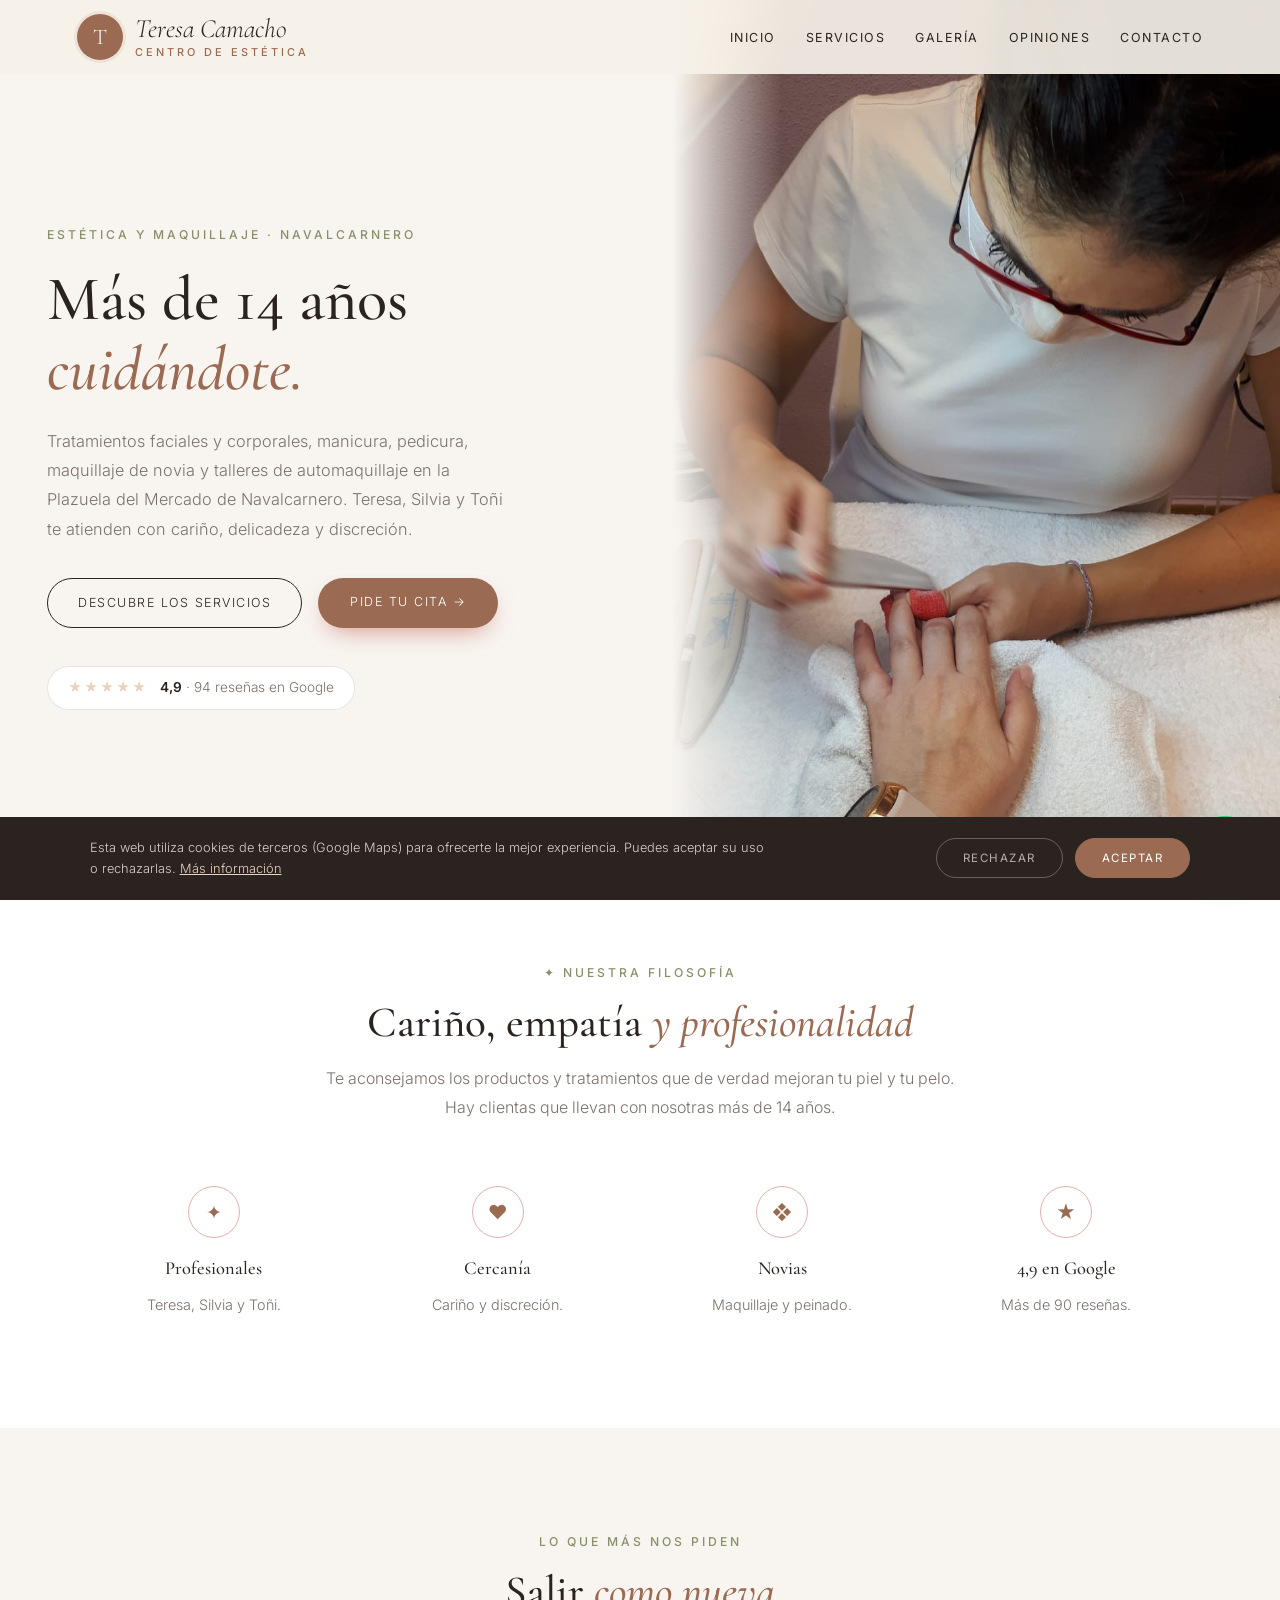
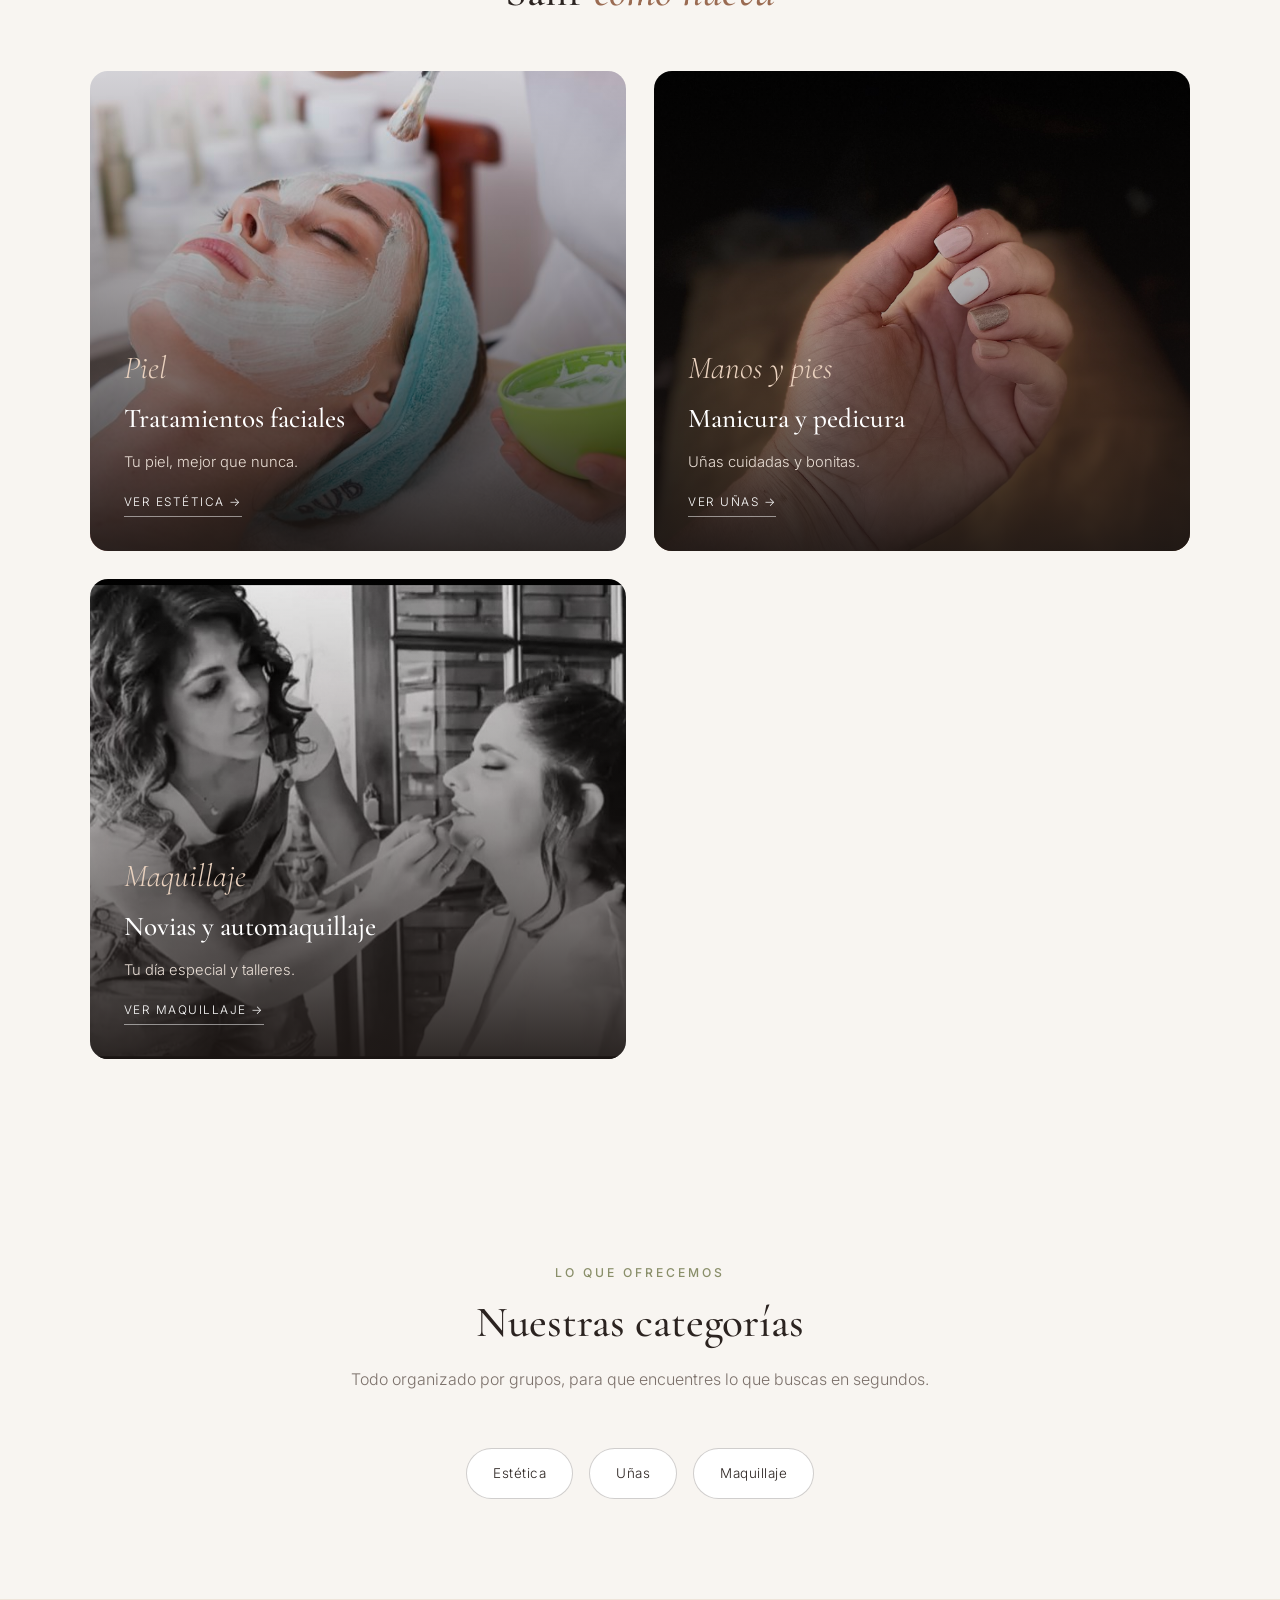
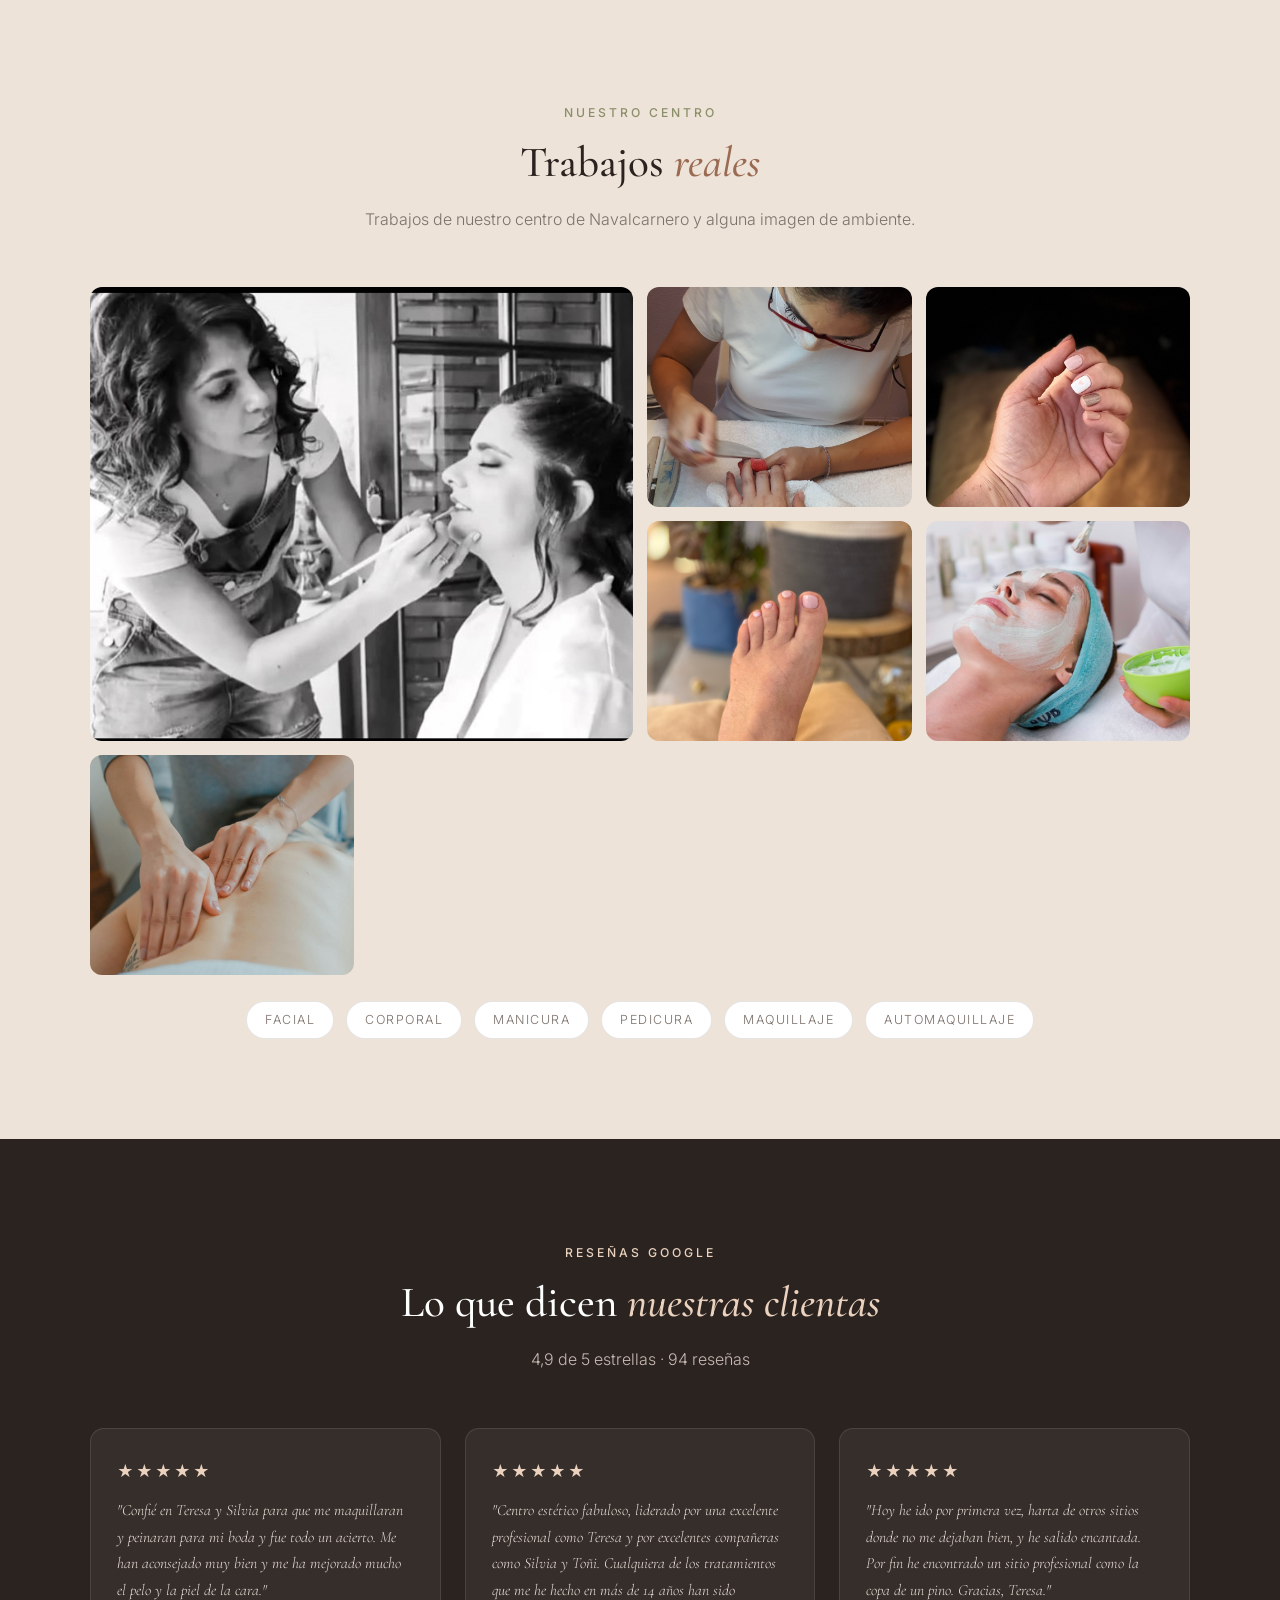
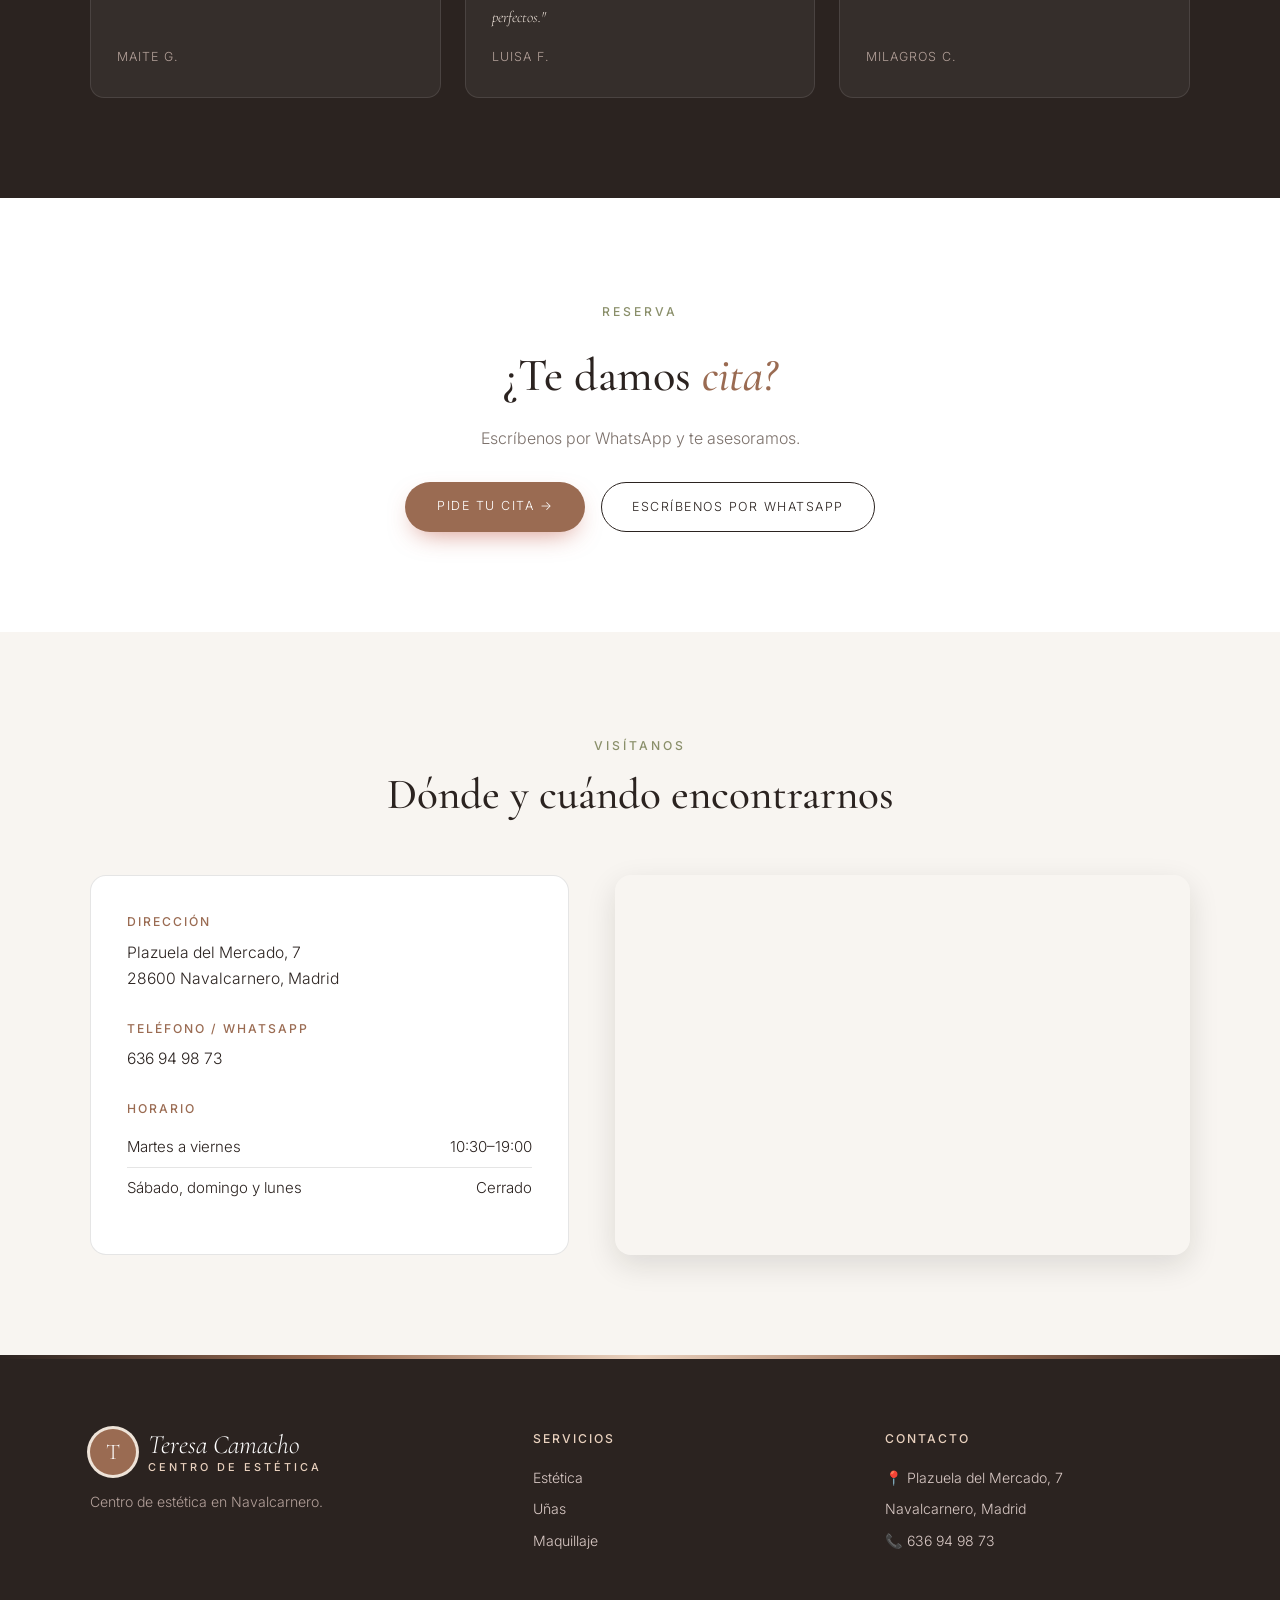
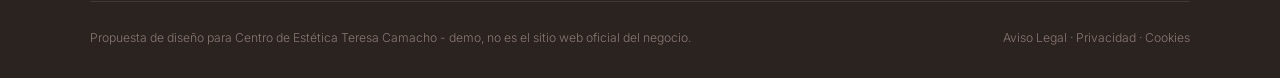
<file: index.html>
<!DOCTYPE html>
<html lang="es">
<head>
<meta charset="UTF-8">
<meta name="viewport" content="width=device-width, initial-scale=1.0">
<title>Centro de Estética Teresa Camacho — Centro de estética en Navalcarnero</title>
<meta name="description" content="Centro de Estética Teresa Camacho, en Plazuela del Mercado 7, Navalcarnero. Tratamientos faciales y corporales, manicura, pedicura, maquillaje de novia y talleres de automaquillaje con Teresa, Silvia y Toñi. 4,9★ con 94 reseñas en Google.">
<meta name="theme-color" content="#2b2320">
<meta property="og:title" content="Centro de Estética Teresa Camacho · Navalcarnero">
<meta property="og:image" content="maps_03.jpg">

<link rel="preconnect" href="https://fonts.googleapis.com"><link rel="preconnect" href="https://fonts.gstatic.com" crossorigin><link href="https://fonts.googleapis.com/css2?family=Cormorant+Garamond:ital,wght@0,500;0,600;1,500&family=Inter:wght@300;400;500;600&display=swap" rel="stylesheet">
<link rel="stylesheet" href="styles.css">
</head>
<body>

<header id="header">
  <a href="index.html" class="logo" aria-label="Centro de Estética Teresa Camacho, inicio"><span class="logo-mark">T</span><span class="logo-text"><span class="script">Teresa Camacho</span><small>centro de estética</small></span></a>
  <nav id="nav" aria-label="Navegación principal"><ul><li><a href="index.html#inicio">Inicio</a></li><li><a href="servicios.html">Servicios</a></li><li><a href="index.html#galeria">Galería</a></li><li><a href="index.html#opiniones">Opiniones</a></li><li><a href="index.html#contacto">Contacto</a></li></ul></nav><button class="nav-toggle" id="navToggle" aria-label="Abrir menú">☰</button>
</header>

<section class="hero" id="inicio">
  <div class="hero-text">
    <span class="eyebrow">Estética y maquillaje · Navalcarnero</span>
    <h1>Más de 14 años <em>cuidándote.</em></h1>
    <p>Tratamientos faciales y corporales, manicura, pedicura, maquillaje de novia y talleres de automaquillaje en la Plazuela del Mercado de Navalcarnero. Teresa, Silvia y Toñi te atienden con cariño, delicadeza y discreción.</p>
    <div class="hero-ctas">
      <a href="servicios.html" class="btn-outline">Descubre los servicios</a>
      <a href="https://wa.me/34636949873?text=Hola%2C%20he%20visto%20vuestra%20web%20y%20me%20gustar%C3%ADa%20pedir%20cita%20con%20Teresa" class="btn-solid" target="_blank" rel="noopener">Pide tu cita →</a>
    </div>
    <a class="hero-rating" href="https://www.google.com/maps/search/?api=1&query=Centro+de+est%C3%A9tica+Teresa+Camacho,+Plazuela+del+Mercado+7,+Navalcarnero" target="_blank" rel="noopener"><span class="stars">★★★★★</span><span><strong>4,9</strong> · 94 reseñas en Google</span></a>
  </div>
  <div class="hero-img"><img src="maps_03.jpg" alt="Manicura en el Centro de Estética Teresa Camacho" style="object-position:center 40%;"></div>
</section>

<section class="trust">
  <div class="section-head">
    <span class="eyebrow">✦ Nuestra filosofía</span>
    <h2>Cariño, empatía <em>y profesionalidad</em></h2>
    <p>Te aconsejamos los productos y tratamientos que de verdad mejoran tu piel y tu pelo. Hay clientas que llevan con nosotras más de 14 años.</p>
  </div>
  <div class="trust-grid">
    <div class="trust-card"><span class="trust-ic">✦</span><h3>Profesionales</h3><p>Teresa, Silvia y Toñi.</p></div>
    <div class="trust-card"><span class="trust-ic">♥</span><h3>Cercanía</h3><p>Cariño y discreción.</p></div>
    <div class="trust-card"><span class="trust-ic">❖</span><h3>Novias</h3><p>Maquillaje y peinado.</p></div>
    <div class="trust-card"><span class="trust-ic">★</span><h3>4,9 en Google</h3><p>Más de 90 reseñas.</p></div>
  </div>
</section>

<section class="worlds">
  <div class="section-head">
    <span class="eyebrow">Lo que más nos piden</span>
    <h2>Salir <em>como nueva</em></h2>
  </div>
  <div class="worlds-grid">
    <a href="servicios.html#estetica" class="world-card"><img src="stock_01.jpg" alt="Tratamientos faciales"><div class="world-text"><span class="script">Piel</span><h3>Tratamientos faciales</h3><p>Tu piel, mejor que nunca.</p><span class="world-link">Ver estética →</span></div></a>
    <a href="servicios.html#unas" class="world-card"><img src="maps_02.jpg" alt="Manicura y pedicura"><div class="world-text"><span class="script">Manos y pies</span><h3>Manicura y pedicura</h3><p>Uñas cuidadas y bonitas.</p><span class="world-link">Ver uñas →</span></div></a>
    <a href="servicios.html#maquillaje" class="world-card"><img src="maps_04.jpg" alt="Novias y automaquillaje"><div class="world-text"><span class="script">Maquillaje</span><h3>Novias y automaquillaje</h3><p>Tu día especial y talleres.</p><span class="world-link">Ver maquillaje →</span></div></a>
  </div>
</section>

<section>
  <div class="section-head">
    <span class="eyebrow">Lo que ofrecemos</span>
    <h2>Nuestras categorías</h2>
    <p>Todo organizado por grupos, para que encuentres lo que buscas en segundos.</p>
  </div>
  <div class="cat-pills">
    <a href="servicios.html#estetica" class="cat-pill">Estética</a>
    <a href="servicios.html#unas" class="cat-pill">Uñas</a>
    <a href="servicios.html#maquillaje" class="cat-pill">Maquillaje</a>
  </div>
</section>

<section class="gallery-wrap" id="galeria">
  <div class="section-head">
    <span class="eyebrow">Nuestro centro</span>
    <h2>Trabajos <em>reales</em></h2>
    <p>Trabajos de nuestro centro de Navalcarnero y alguna imagen de ambiente.</p>
  </div>
  <div class="gallery">
    <figure class="big"><img src="maps_04.jpg" alt="Maquillaje de novia" loading="lazy"></figure>
    <figure><img src="maps_03.jpg" alt="Manicura en cabina" loading="lazy"></figure>
    <figure><img src="maps_02.jpg" alt="Manicura nude" loading="lazy"></figure>
    <figure><img src="maps_01.jpg" alt="Pedicura" loading="lazy"></figure>
    <figure><img src="stock_01.jpg" alt="Tratamiento facial (imagen de ambiente)" loading="lazy"></figure>
    <figure><img src="stock_02.jpg" alt="Masaje (imagen de ambiente)" loading="lazy"></figure>
  </div>
  <div class="brands"><span>Facial</span><span>Corporal</span><span>Manicura</span><span>Pedicura</span><span>Maquillaje</span><span>Automaquillaje</span></div>
</section>

<section class="reviews-wrap" id="opiniones">
  <div class="section-head">
    <span class="eyebrow">Reseñas Google</span>
    <h2>Lo que dicen <em>nuestras clientas</em></h2>
    <p>4,9 de 5 estrellas · 94 reseñas</p>
  </div>
  <div class="review-grid">
    <div class="review-card"><div class="stars">★★★★★</div><p>"Confié en Teresa y Silvia para que me maquillaran y peinaran para mi boda y fue todo un acierto. Me han aconsejado muy bien y me ha mejorado mucho el pelo y la piel de la cara."</p><cite>Maite G.</cite></div>
    <div class="review-card"><div class="stars">★★★★★</div><p>"Centro estético fabuloso, liderado por una excelente profesional como Teresa y por excelentes compañeras como Silvia y Toñi. Cualquiera de los tratamientos que me he hecho en más de 14 años han sido perfectos."</p><cite>Luisa F.</cite></div>
    <div class="review-card"><div class="stars">★★★★★</div><p>"Hoy he ido por primera vez, harta de otros sitios donde no me dejaban bien, y he salido encantada. Por fin he encontrado un sitio profesional como la copa de un pino. Gracias, Teresa."</p><cite>Milagros C.</cite></div>
  </div>
</section>

<section class="cta-section">
  <span class="eyebrow">Reserva</span>
  <h2>¿Te damos <em>cita?</em></h2>
  <p>Escríbenos por WhatsApp y te asesoramos.</p>
  <div class="cta-row">
    <a href="https://wa.me/34636949873?text=Hola%2C%20he%20visto%20vuestra%20web%20y%20me%20gustar%C3%ADa%20pedir%20cita%20con%20Teresa" class="btn-solid" target="_blank" rel="noopener">Pide tu cita →</a>
    <a href="https://wa.me/34636949873?text=Hola%2C%20he%20visto%20vuestra%20web%20y%20me%20gustar%C3%ADa%20pedir%20cita%20con%20Teresa" class="btn-outline" target="_blank" rel="noopener">Escríbenos por WhatsApp</a>
  </div>
</section>

<section class="contact-section" id="contacto">
  <div class="section-head">
    <span class="eyebrow">Visítanos</span>
    <h2>Dónde y cuándo encontrarnos</h2>
  </div>
  <div class="contact-grid">
    <div class="contact-info">
      <div class="contact-block"><h3>Dirección</h3><p>Plazuela del Mercado, 7<br>28600 Navalcarnero, Madrid</p></div>
      <div class="contact-block"><h3>Teléfono / WhatsApp</h3><p><a href="tel:+34636949873">636 94 98 73</a></p></div>
      <div class="contact-block"><h3>Horario</h3><ul class="hours-list"><li><span>Martes a viernes</span><span>10:30–19:00</span></li><li><span>Sábado, domingo y lunes</span><span>Cerrado</span></li></ul></div>
      
    </div>
    <div class="contact-map">
      <iframe title="Mapa de Centro de Estética Teresa Camacho" src="https://www.google.com/maps?q=Centro+de+est%C3%A9tica+Teresa+Camacho,+Plazuela+del+Mercado+7,+Navalcarnero&output=embed" width="100%" height="100%" style="border:0;" allowfullscreen="" loading="lazy" referrerpolicy="no-referrer-when-downgrade"></iframe>
    </div>
  </div>
</section>

<footer>
  <div class="footer-grid">
    <div class="footer-brand">
      <a href="index.html" class="logo light"><span class="logo-mark">T</span><span class="logo-text"><span class="script">Teresa Camacho</span><small>centro de estética</small></span></a>
      <p>Centro de estética en Navalcarnero.</p>
    </div>
    <div><h4>Servicios</h4><ul><li><a href="servicios.html#estetica">Estética</a></li><li><a href="servicios.html#unas">Uñas</a></li><li><a href="servicios.html#maquillaje">Maquillaje</a></li></ul></div>
    <div><h4>Contacto</h4><ul><li>📍 Plazuela del Mercado, 7</li><li>Navalcarnero, Madrid</li><li>📞 <a href="tel:+34636949873">636 94 98 73</a></li></ul></div>
  </div>
  <div class="footer-bottom">
    <span>Propuesta de diseño para Centro de Estética Teresa Camacho - demo, no es el sitio web oficial del negocio.</span>
    <span><a href="aviso-legal.html">Aviso Legal</a> &middot; <a href="politica-privacidad.html">Privacidad</a> &middot; <a href="politica-cookies.html">Cookies</a></span>
  </div>
</footer>

<div id="cookie-banner" class="cookie-banner"><p>Esta web utiliza cookies de terceros (Google Maps) para ofrecerte la mejor experiencia. Puedes aceptar su uso o rechazarlas. <a href="politica-cookies.html">Más información</a></p><div class="cookie-actions"><button onclick="setCookieChoice('rejected')" class="ck-reject">Rechazar</button><button onclick="setCookieChoice('accepted')" class="ck-accept">Aceptar</button></div></div>
<div class="social-fabs"><a class="wa-fab" href="https://wa.me/34636949873?text=Hola%2C%20he%20visto%20vuestra%20web%20y%20me%20gustar%C3%ADa%20pedir%20cita%20con%20Teresa" target="_blank" rel="noopener" aria-label="Escribir por WhatsApp"><svg width="28" height="28" viewBox="0 0 24 24" fill="white"><path d="M17.5 14.4c-.3-.1-1.8-.9-2-1s-.5-.1-.7.1-.8 1-.9 1.2-.3.2-.6.1a8.2 8.2 0 0 1-2.4-1.5 9 9 0 0 1-1.7-2.1c-.2-.3 0-.5.1-.6l.4-.5.3-.5v-.5l-.9-2.2c-.2-.6-.5-.5-.7-.5h-.6a1.1 1.1 0 0 0-.8.4 3.4 3.4 0 0 0-1 2.5 5.9 5.9 0 0 0 1.2 3.1 13.5 13.5 0 0 0 5.2 4.6c2.6 1 2.6.7 3.1.6a2.6 2.6 0 0 0 1.7-1.2 2.1 2.1 0 0 0 .2-1.2c-.1-.1-.3-.2-.6-.3ZM12 21.8a9.8 9.8 0 0 1-5-1.4l-.4-.2-3.7 1 1-3.6-.2-.4A9.8 9.8 0 1 1 12 21.8Zm8.4-18.3A11.8 11.8 0 0 0 1.8 17.7L.2 23.8l6.3-1.6a11.8 11.8 0 0 0 5.6 1.4A11.8 11.8 0 0 0 20.4 3.5Z"/></svg></a></div>
<script src="main.js"></script>
</body>
</html>
</file>
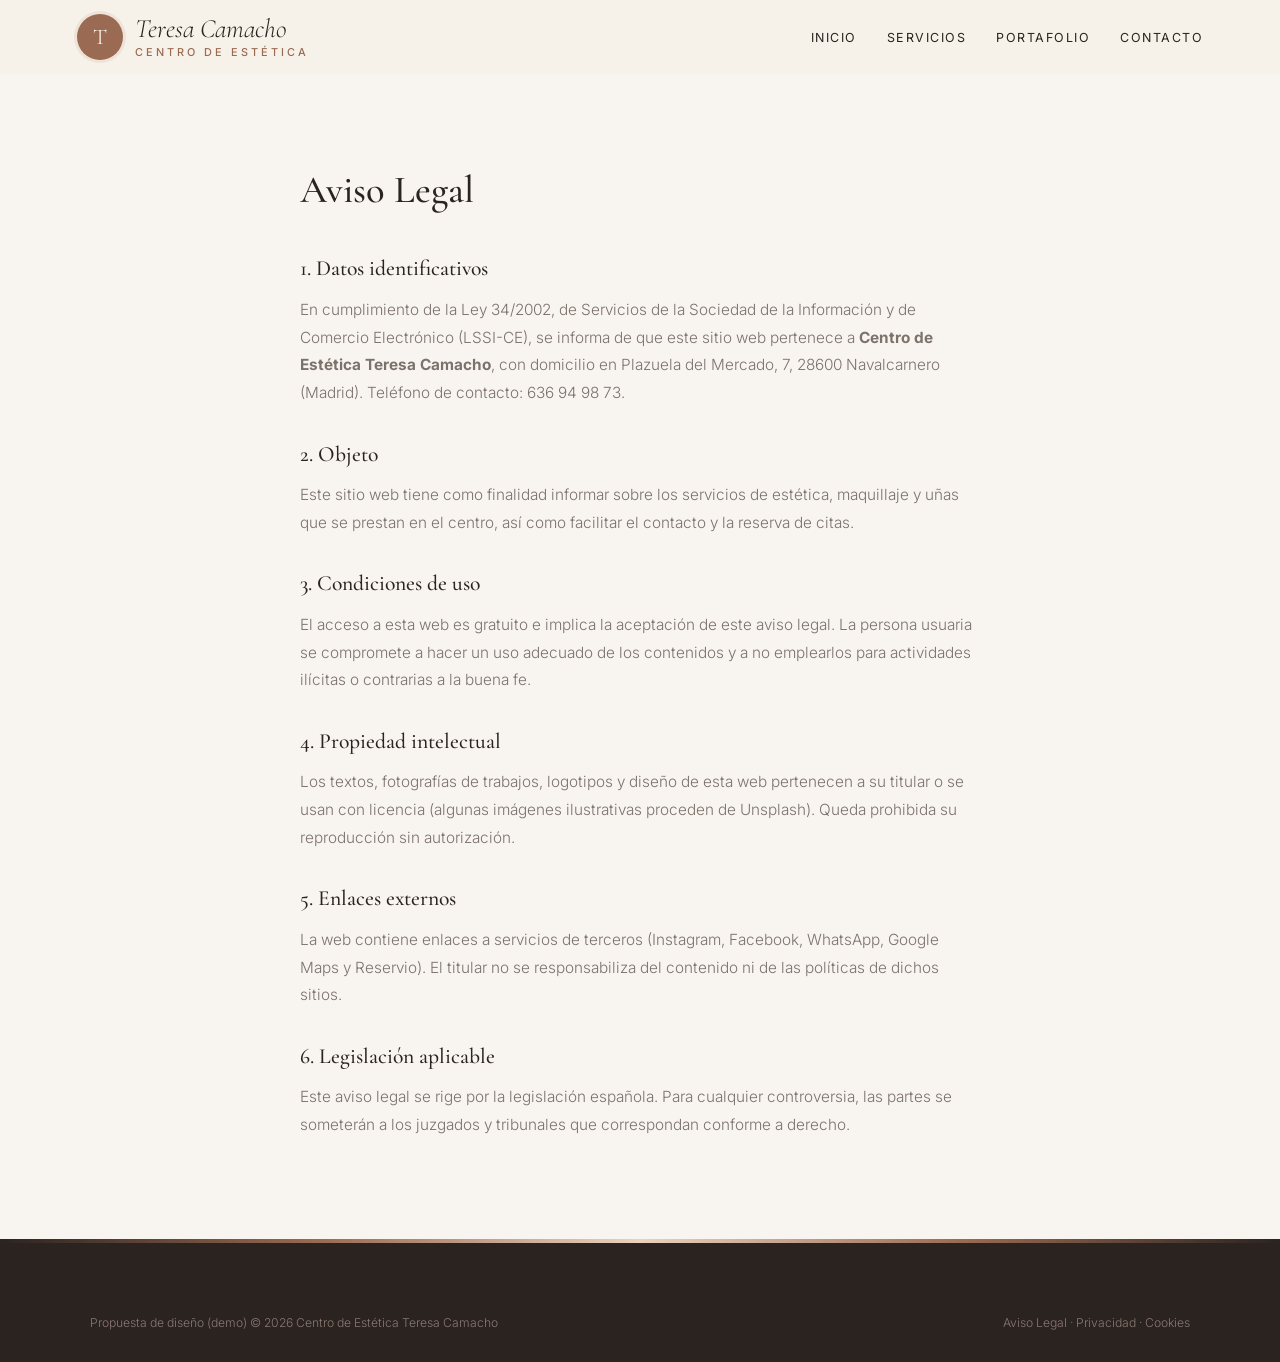
<file: aviso-legal.html>
<!DOCTYPE html>
<html lang="es">
<head>
<meta charset="UTF-8">
<meta name="viewport" content="width=device-width, initial-scale=1.0">
<title>Aviso Legal — Centro de Estética Teresa Camacho</title>
<meta name="robots" content="noindex">

<link rel="preconnect" href="https://fonts.googleapis.com">
<link href="https://fonts.googleapis.com/css2?family=Cormorant+Garamond:ital,wght@0,500;0,600;1,500&family=Inter:wght@300;400;500;600&display=swap" rel="stylesheet">
<link rel="stylesheet" href="styles.css">
</head>
<body>
<header id="header" class="scrolled">
  <a href="index.html" class="logo" aria-label="Centro de Estética Teresa Camacho, inicio">
    <span class="logo-mark">T</span>
    <span class="logo-text"><span class="script">Teresa Camacho</span><small>centro de estética</small></span>
  </a>
  <nav id="nav" aria-label="Navegación principal">
    <ul>
      <li><a href="index.html#inicio">Inicio</a></li>
      <li><a href="servicios.html">Servicios</a></li>
      <li><a href="portafolio.html">Portafolio</a></li>
      <li><a href="index.html#contacto">Contacto</a></li>
    </ul>
  </nav>
  <button class="nav-toggle" id="navToggle" aria-label="Abrir menú">☰</button>
</header>
<main class="legal"><h1>Aviso Legal</h1>
<h2>1. Datos identificativos</h2>
<p>En cumplimiento de la Ley 34/2002, de Servicios de la Sociedad de la Información y de Comercio Electrónico (LSSI-CE), se informa de que este sitio web pertenece a <strong>Centro de Estética Teresa Camacho</strong>, con domicilio en Plazuela del Mercado, 7, 28600 Navalcarnero (Madrid). Teléfono de contacto: 636 94 98 73.</p>
<h2>2. Objeto</h2>
<p>Este sitio web tiene como finalidad informar sobre los servicios de estética, maquillaje y uñas que se prestan en el centro, así como facilitar el contacto y la reserva de citas.</p>
<h2>3. Condiciones de uso</h2>
<p>El acceso a esta web es gratuito e implica la aceptación de este aviso legal. La persona usuaria se compromete a hacer un uso adecuado de los contenidos y a no emplearlos para actividades ilícitas o contrarias a la buena fe.</p>
<h2>4. Propiedad intelectual</h2>
<p>Los textos, fotografías de trabajos, logotipos y diseño de esta web pertenecen a su titular o se usan con licencia (algunas imágenes ilustrativas proceden de Unsplash). Queda prohibida su reproducción sin autorización.</p>
<h2>5. Enlaces externos</h2>
<p>La web contiene enlaces a servicios de terceros (Instagram, Facebook, WhatsApp, Google Maps y Reservio). El titular no se responsabiliza del contenido ni de las políticas de dichos sitios.</p>
<h2>6. Legislación aplicable</h2>
<p>Este aviso legal se rige por la legislación española. Para cualquier controversia, las partes se someterán a los juzgados y tribunales que correspondan conforme a derecho.</p></main>
<footer>
  <div class="footer-bottom" style="margin-top:0">
    <span>Propuesta de diseño (demo) © 2026 Centro de Estética Teresa Camacho</span>
    <span><a href="aviso-legal.html">Aviso Legal</a> &middot; <a href="politica-privacidad.html">Privacidad</a> &middot; <a href="politica-cookies.html">Cookies</a></span>
  </div>
</footer>
<script src="main.js"></script>
</body>
</html>
</file>
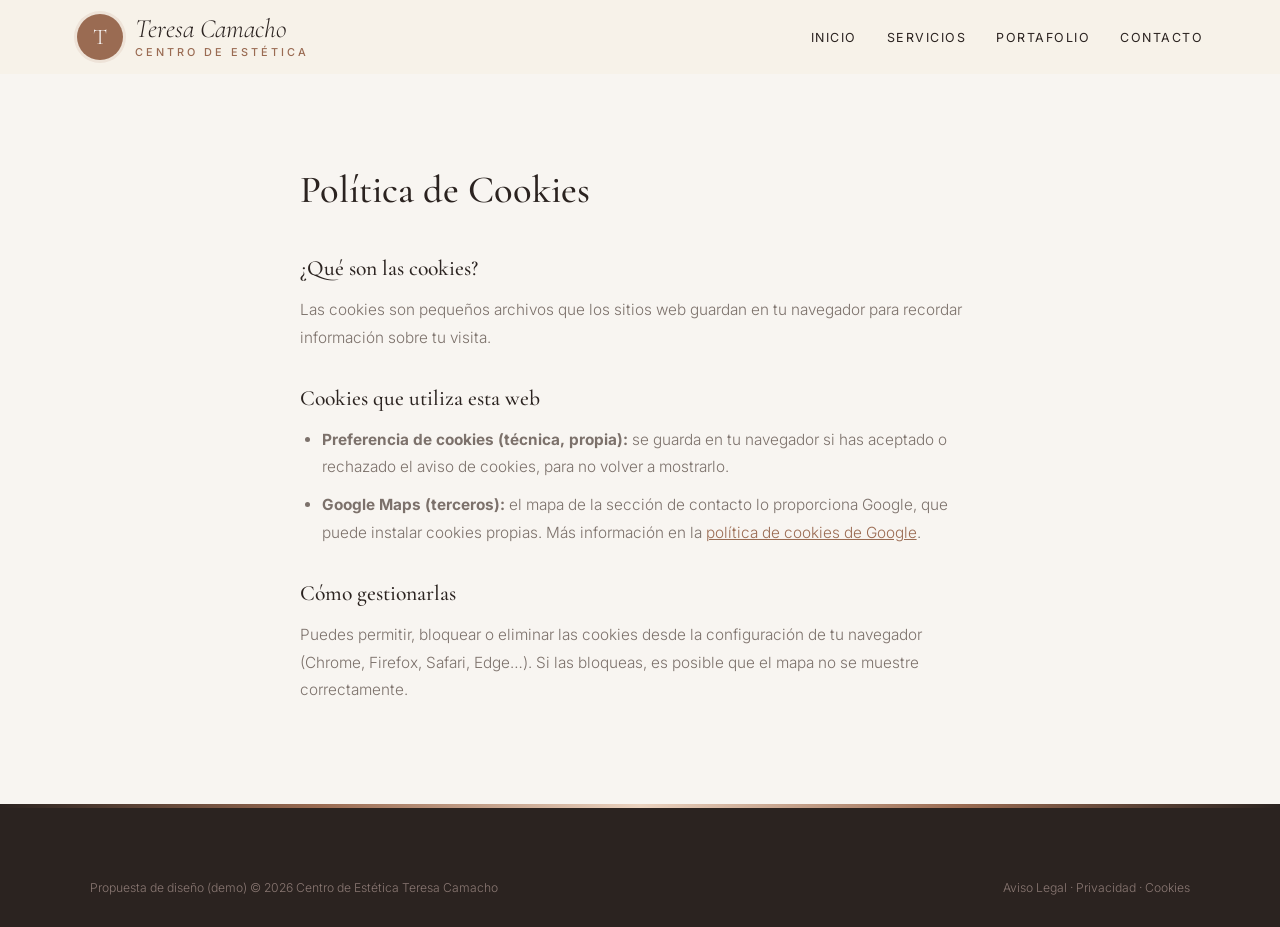
<file: politica-cookies.html>
<!DOCTYPE html>
<html lang="es">
<head>
<meta charset="UTF-8">
<meta name="viewport" content="width=device-width, initial-scale=1.0">
<title>Política de Cookies — Centro de Estética Teresa Camacho</title>
<meta name="robots" content="noindex">

<link rel="preconnect" href="https://fonts.googleapis.com">
<link href="https://fonts.googleapis.com/css2?family=Cormorant+Garamond:ital,wght@0,500;0,600;1,500&family=Inter:wght@300;400;500;600&display=swap" rel="stylesheet">
<link rel="stylesheet" href="styles.css">
</head>
<body>
<header id="header" class="scrolled">
  <a href="index.html" class="logo" aria-label="Centro de Estética Teresa Camacho, inicio">
    <span class="logo-mark">T</span>
    <span class="logo-text"><span class="script">Teresa Camacho</span><small>centro de estética</small></span>
  </a>
  <nav id="nav" aria-label="Navegación principal">
    <ul>
      <li><a href="index.html#inicio">Inicio</a></li>
      <li><a href="servicios.html">Servicios</a></li>
      <li><a href="portafolio.html">Portafolio</a></li>
      <li><a href="index.html#contacto">Contacto</a></li>
    </ul>
  </nav>
  <button class="nav-toggle" id="navToggle" aria-label="Abrir menú">☰</button>
</header>
<main class="legal"><h1>Política de Cookies</h1>
<h2>¿Qué son las cookies?</h2>
<p>Las cookies son pequeños archivos que los sitios web guardan en tu navegador para recordar información sobre tu visita.</p>
<h2>Cookies que utiliza esta web</h2>
<ul>
<li><strong>Preferencia de cookies (técnica, propia):</strong> se guarda en tu navegador si has aceptado o rechazado el aviso de cookies, para no volver a mostrarlo.</li>
<li><strong>Google Maps (terceros):</strong> el mapa de la sección de contacto lo proporciona Google, que puede instalar cookies propias. Más información en la <a href="https://policies.google.com/technologies/cookies" target="_blank" rel="noopener">política de cookies de Google</a>.</li>
</ul>
<h2>Cómo gestionarlas</h2>
<p>Puedes permitir, bloquear o eliminar las cookies desde la configuración de tu navegador (Chrome, Firefox, Safari, Edge…). Si las bloqueas, es posible que el mapa no se muestre correctamente.</p></main>
<footer>
  <div class="footer-bottom" style="margin-top:0">
    <span>Propuesta de diseño (demo) © 2026 Centro de Estética Teresa Camacho</span>
    <span><a href="aviso-legal.html">Aviso Legal</a> &middot; <a href="politica-privacidad.html">Privacidad</a> &middot; <a href="politica-cookies.html">Cookies</a></span>
  </div>
</footer>
<script src="main.js"></script>
</body>
</html>
</file>
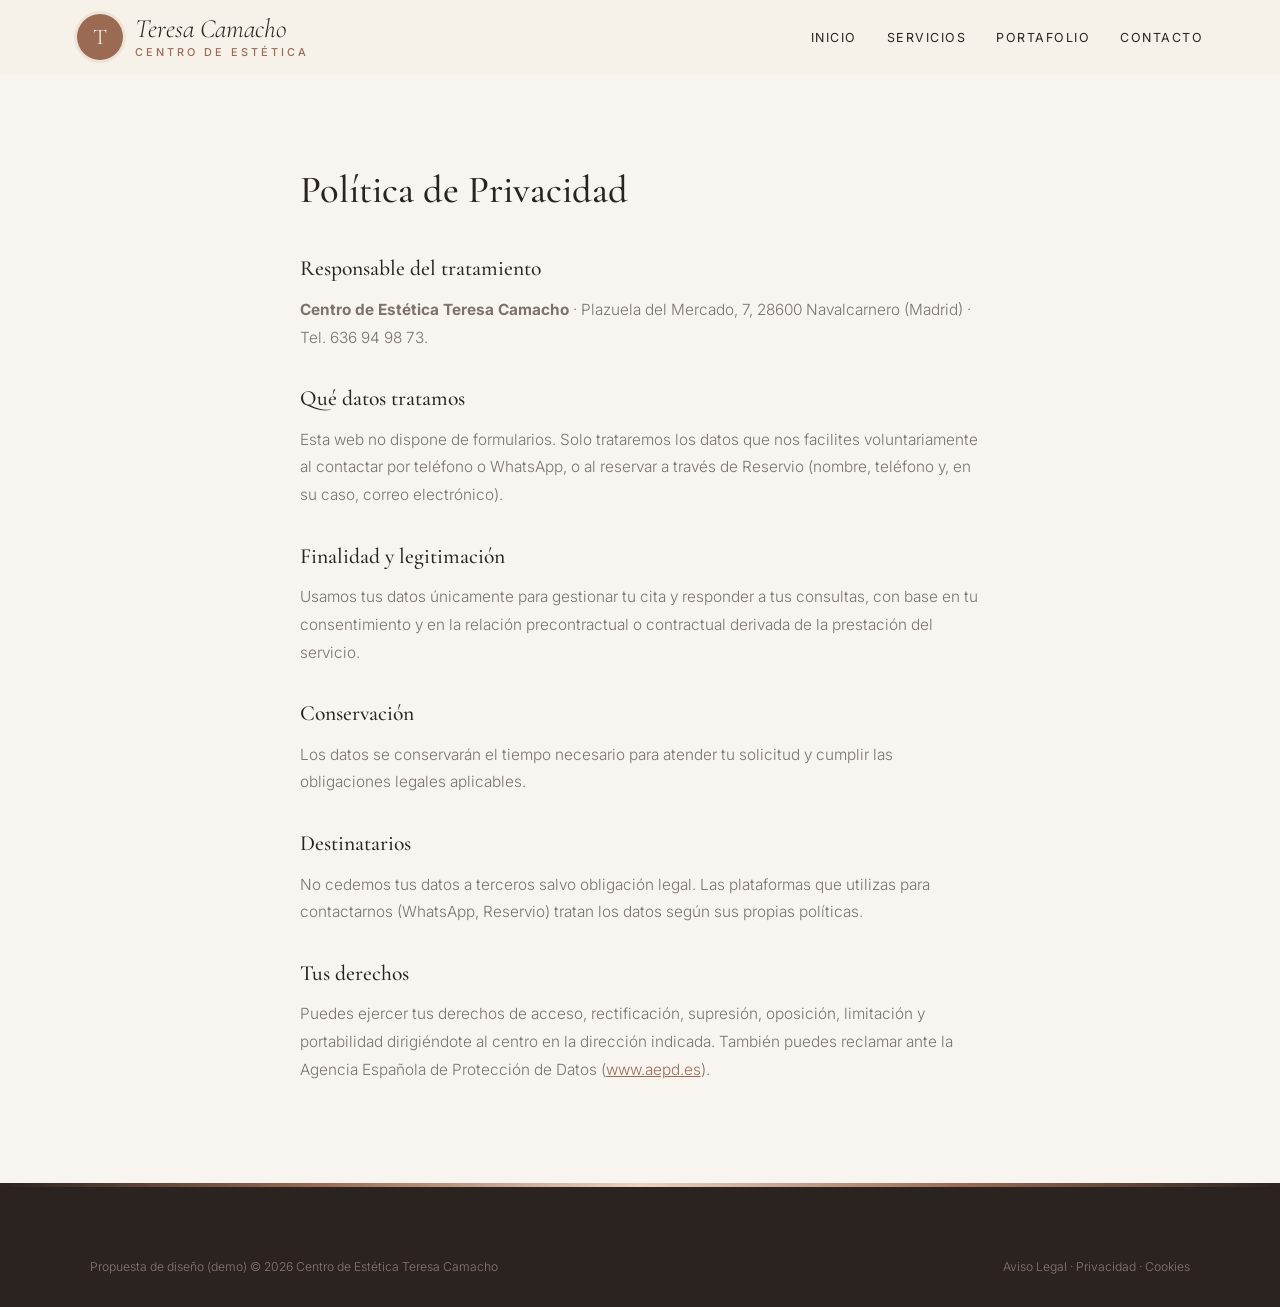
<file: politica-privacidad.html>
<!DOCTYPE html>
<html lang="es">
<head>
<meta charset="UTF-8">
<meta name="viewport" content="width=device-width, initial-scale=1.0">
<title>Política de Privacidad — Centro de Estética Teresa Camacho</title>
<meta name="robots" content="noindex">

<link rel="preconnect" href="https://fonts.googleapis.com">
<link href="https://fonts.googleapis.com/css2?family=Cormorant+Garamond:ital,wght@0,500;0,600;1,500&family=Inter:wght@300;400;500;600&display=swap" rel="stylesheet">
<link rel="stylesheet" href="styles.css">
</head>
<body>
<header id="header" class="scrolled">
  <a href="index.html" class="logo" aria-label="Centro de Estética Teresa Camacho, inicio">
    <span class="logo-mark">T</span>
    <span class="logo-text"><span class="script">Teresa Camacho</span><small>centro de estética</small></span>
  </a>
  <nav id="nav" aria-label="Navegación principal">
    <ul>
      <li><a href="index.html#inicio">Inicio</a></li>
      <li><a href="servicios.html">Servicios</a></li>
      <li><a href="portafolio.html">Portafolio</a></li>
      <li><a href="index.html#contacto">Contacto</a></li>
    </ul>
  </nav>
  <button class="nav-toggle" id="navToggle" aria-label="Abrir menú">☰</button>
</header>
<main class="legal"><h1>Política de Privacidad</h1>
<h2>Responsable del tratamiento</h2>
<p><strong>Centro de Estética Teresa Camacho</strong> · Plazuela del Mercado, 7, 28600 Navalcarnero (Madrid) · Tel. 636 94 98 73.</p>
<h2>Qué datos tratamos</h2>
<p>Esta web no dispone de formularios. Solo trataremos los datos que nos facilites voluntariamente al contactar por teléfono o WhatsApp, o al reservar a través de Reservio (nombre, teléfono y, en su caso, correo electrónico).</p>
<h2>Finalidad y legitimación</h2>
<p>Usamos tus datos únicamente para gestionar tu cita y responder a tus consultas, con base en tu consentimiento y en la relación precontractual o contractual derivada de la prestación del servicio.</p>
<h2>Conservación</h2>
<p>Los datos se conservarán el tiempo necesario para atender tu solicitud y cumplir las obligaciones legales aplicables.</p>
<h2>Destinatarios</h2>
<p>No cedemos tus datos a terceros salvo obligación legal. Las plataformas que utilizas para contactarnos (WhatsApp, Reservio) tratan los datos según sus propias políticas.</p>
<h2>Tus derechos</h2>
<p>Puedes ejercer tus derechos de acceso, rectificación, supresión, oposición, limitación y portabilidad dirigiéndote al centro en la dirección indicada. También puedes reclamar ante la Agencia Española de Protección de Datos (<a href="https://www.aepd.es" target="_blank" rel="noopener">www.aepd.es</a>).</p></main>
<footer>
  <div class="footer-bottom" style="margin-top:0">
    <span>Propuesta de diseño (demo) © 2026 Centro de Estética Teresa Camacho</span>
    <span><a href="aviso-legal.html">Aviso Legal</a> &middot; <a href="politica-privacidad.html">Privacidad</a> &middot; <a href="politica-cookies.html">Cookies</a></span>
  </div>
</footer>
<script src="main.js"></script>
</body>
</html>
</file>
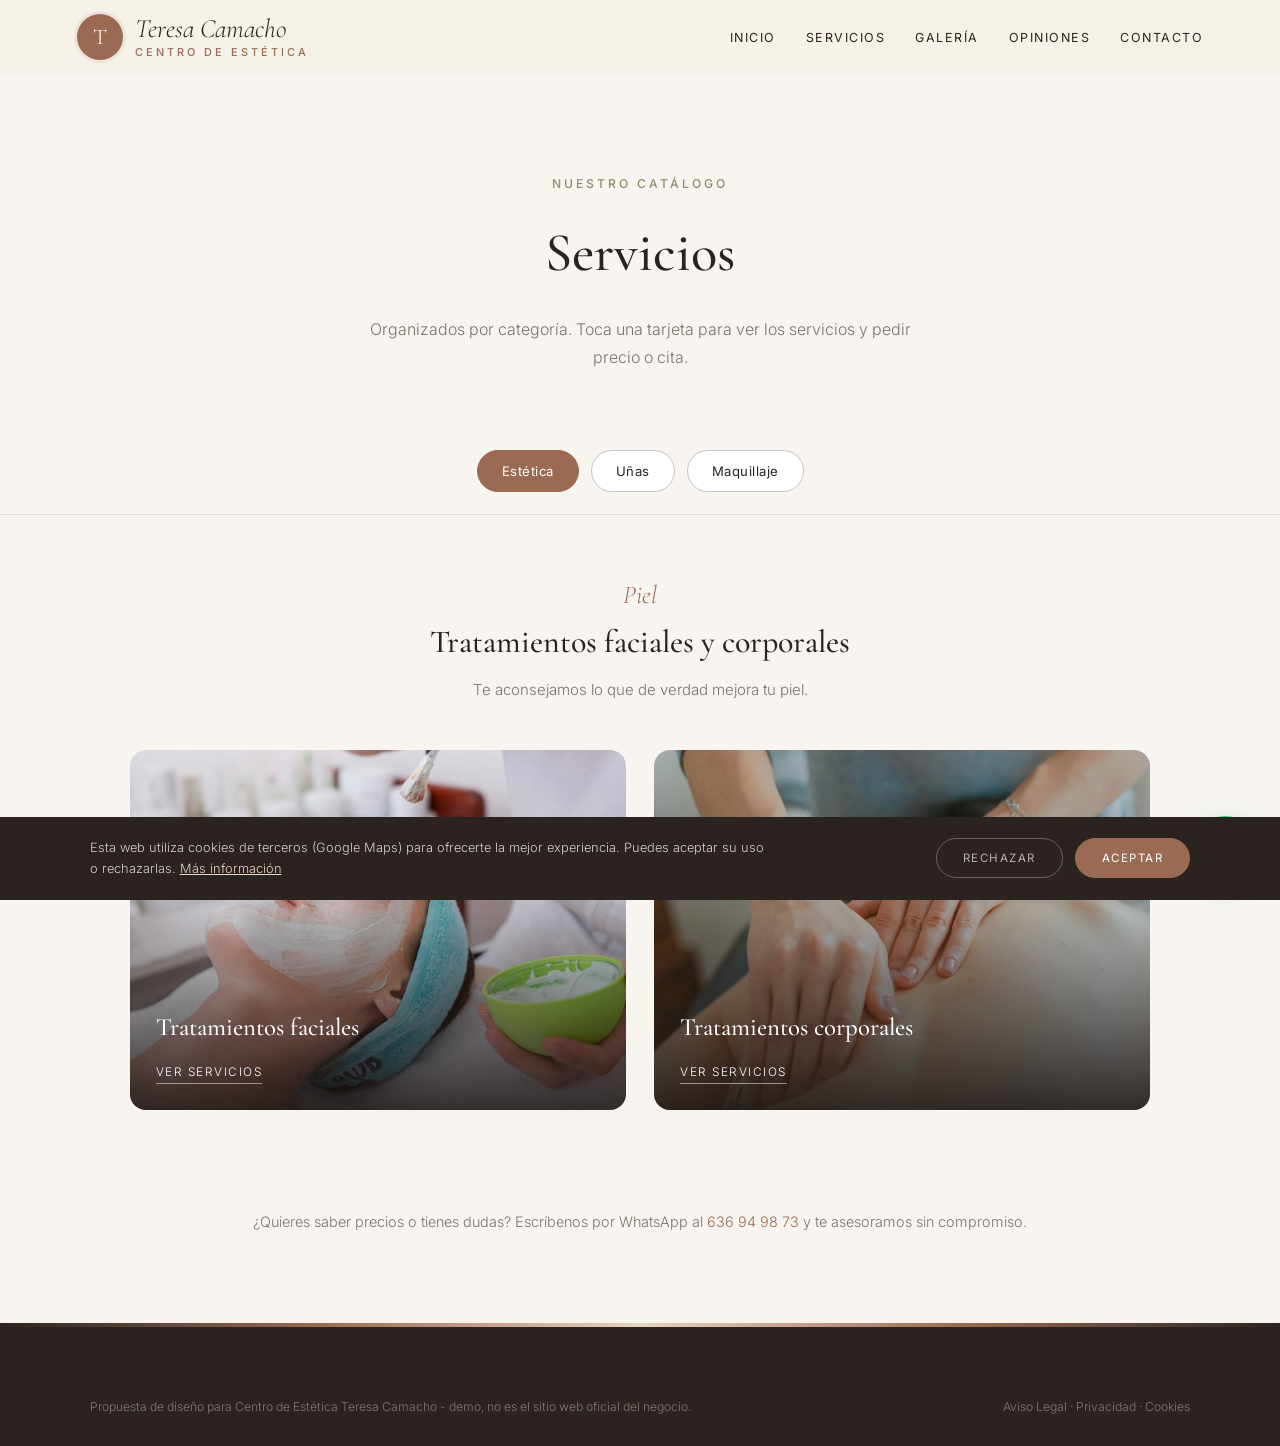
<file: servicios.html>
<!DOCTYPE html>
<html lang="es">
<head>
<meta charset="UTF-8">
<meta name="viewport" content="width=device-width, initial-scale=1.0">
<title>Servicios — Centro de Estética Teresa Camacho · Navalcarnero</title>
<meta name="description" content="Servicios de Centro de Estética Teresa Camacho en Navalcarnero.">

<link rel="preconnect" href="https://fonts.googleapis.com"><link rel="preconnect" href="https://fonts.gstatic.com" crossorigin><link href="https://fonts.googleapis.com/css2?family=Cormorant+Garamond:ital,wght@0,500;0,600;1,500&family=Inter:wght@300;400;500;600&display=swap" rel="stylesheet">
<link rel="stylesheet" href="styles.css">
</head>
<body>

<header id="header" class="scrolled">
  <a href="index.html" class="logo" aria-label="Centro de Estética Teresa Camacho, inicio"><span class="logo-mark">T</span><span class="logo-text"><span class="script">Teresa Camacho</span><small>centro de estética</small></span></a>
  <nav id="nav" aria-label="Navegación principal"><ul><li><a href="index.html#inicio">Inicio</a></li><li><a href="servicios.html">Servicios</a></li><li><a href="index.html#galeria">Galería</a></li><li><a href="index.html#opiniones">Opiniones</a></li><li><a href="index.html#contacto">Contacto</a></li></ul></nav><button class="nav-toggle" id="navToggle" aria-label="Abrir menú">☰</button>
</header>

<div class="page-hero">
  <span class="eyebrow">Nuestro catálogo</span>
  <h1>Servicios</h1>
  <p>Organizados por categoría. Toca una tarjeta para ver los servicios y pedir precio o cita.</p>
</div>

<div class="tabs">
  <button class="tab-btn active" data-tab="estetica">Estética</button>
  <button class="tab-btn" data-tab="unas">Uñas</button>
  <button class="tab-btn" data-tab="maquillaje">Maquillaje</button>
  
</div>

<div class="tab-panel active" id="estetica">
  <div class="tab-intro"><span class="script">Piel</span><h2>Tratamientos faciales y corporales</h2><p>Te aconsejamos lo que de verdad mejora tu piel.</p></div>
  <div class="cat-grid">
    <div class="cat-card" onclick="openModal('facial')"><img src="stock_01.jpg" alt="Tratamientos faciales" loading="lazy"><div class="cat-card-text"><h3>Tratamientos faciales</h3><span>Ver servicios</span></div></div>
    <div class="cat-card" onclick="openModal('corporal')"><img src="stock_02.jpg" alt="Tratamientos corporales" loading="lazy"><div class="cat-card-text"><h3>Tratamientos corporales</h3><span>Ver servicios</span></div></div>
  </div>
</div>

<div class="tab-panel" id="unas">
  <div class="tab-intro"><span class="script">Manos y pies</span><h2>Manicura y pedicura</h2><p>Uñas cuidadas y naturales.</p></div>
  <div class="cat-grid">
    <div class="cat-card" onclick="openModal('manicura')"><img src="maps_02.jpg" alt="Manicura" loading="lazy"><div class="cat-card-text"><h3>Manicura</h3><span>Ver servicios</span></div></div>
    <div class="cat-card" onclick="openModal('pedicura')"><img src="maps_01.jpg" alt="Pedicura" loading="lazy"><div class="cat-card-text"><h3>Pedicura</h3><span>Ver servicios</span></div></div>
  </div>
</div>

<div class="tab-panel" id="maquillaje">
  <div class="tab-intro"><span class="script">Maquillaje</span><h2>Maquillaje</h2><p>Para tu boda y para aprender a maquillarte.</p></div>
  <div class="cat-grid">
    <div class="cat-card" onclick="openModal('novias')"><img src="maps_04.jpg" alt="Novias" loading="lazy"><div class="cat-card-text"><h3>Novias</h3><span>Ver servicios</span></div></div>
    <div class="cat-card" onclick="openModal('taller')"><img src="maps_04.jpg" alt="Taller de automaquillaje" loading="lazy"><div class="cat-card-text"><h3>Taller de automaquillaje</h3><span>Ver servicios</span></div></div>
  </div>
</div>


<p class="services-note">¿Quieres saber precios o tienes dudas? Escríbenos por WhatsApp al <a href="https://wa.me/34636949873" target="_blank" rel="noopener" style="color:var(--red)">636 94 98 73</a> y te asesoramos sin compromiso.</p>

<div class="modal-overlay" id="modal-facial"><div class="modal">
  <button class="modal-close" onclick="closeModal('facial')" aria-label="Cerrar">×</button>
  <h3>Tratamientos faciales</h3><p class="modal-sub">Piel</p>
  <div class="svc-row"><div><div class="svc-name">Tratamientos faciales</div><span class="svc-desc"></span></div><div class="svc-price">Consultar</div></div>
  <div class="svc-row"><div><div class="svc-name">Asesoramiento de productos</div><span class="svc-desc"></span></div><div class="svc-price">Consultar</div></div>
  <a class="modal-cta alt" href="https://wa.me/34636949873?text=Hola%2C%20quiero%20informaci%C3%B3n%20sobre%20tratamientos%20faciales" target="_blank" rel="noopener">Pedir cita por WhatsApp</a>
</div></div>

<div class="modal-overlay" id="modal-corporal"><div class="modal">
  <button class="modal-close" onclick="closeModal('corporal')" aria-label="Cerrar">×</button>
  <h3>Tratamientos corporales</h3><p class="modal-sub">Cuerpo</p>
  <div class="svc-row"><div><div class="svc-name">Tratamientos corporales</div><span class="svc-desc"></span></div><div class="svc-price">Consultar</div></div>
  <a class="modal-cta alt" href="https://wa.me/34636949873?text=Hola%2C%20quiero%20informaci%C3%B3n%20sobre%20tratamientos%20corporales" target="_blank" rel="noopener">Pedir cita por WhatsApp</a>
</div></div>

<div class="modal-overlay" id="modal-manicura"><div class="modal">
  <button class="modal-close" onclick="closeModal('manicura')" aria-label="Cerrar">×</button>
  <h3>Manicura</h3><p class="modal-sub">Manos</p>
  <div class="svc-row"><div><div class="svc-name">Manicura</div><span class="svc-desc"></span></div><div class="svc-price">Consultar</div></div>
  <a class="modal-cta alt" href="https://wa.me/34636949873?text=Hola%2C%20quiero%20informaci%C3%B3n%20sobre%20manicura" target="_blank" rel="noopener">Pedir cita por WhatsApp</a>
</div></div>

<div class="modal-overlay" id="modal-pedicura"><div class="modal">
  <button class="modal-close" onclick="closeModal('pedicura')" aria-label="Cerrar">×</button>
  <h3>Pedicura</h3><p class="modal-sub">Pies</p>
  <div class="svc-row"><div><div class="svc-name">Pedicura</div><span class="svc-desc"></span></div><div class="svc-price">Consultar</div></div>
  <a class="modal-cta alt" href="https://wa.me/34636949873?text=Hola%2C%20quiero%20informaci%C3%B3n%20sobre%20pedicura" target="_blank" rel="noopener">Pedir cita por WhatsApp</a>
</div></div>

<div class="modal-overlay" id="modal-novias"><div class="modal">
  <button class="modal-close" onclick="closeModal('novias')" aria-label="Cerrar">×</button>
  <h3>Novias</h3><p class="modal-sub">Maquillaje y peinado</p>
  <div class="svc-row"><div><div class="svc-name">Maquillaje de novia</div><span class="svc-desc"></span></div><div class="svc-price">Consultar</div></div>
  <div class="svc-row"><div><div class="svc-name">Peinado de novia</div><span class="svc-desc"></span></div><div class="svc-price">Consultar</div></div>
  <a class="modal-cta alt" href="https://wa.me/34636949873?text=Hola%2C%20quiero%20informaci%C3%B3n%20sobre%20novias" target="_blank" rel="noopener">Pedir cita por WhatsApp</a>
</div></div>

<div class="modal-overlay" id="modal-taller"><div class="modal">
  <button class="modal-close" onclick="closeModal('taller')" aria-label="Cerrar">×</button>
  <h3>Taller de automaquillaje</h3><p class="modal-sub">Aprende</p>
  <div class="svc-row"><div><div class="svc-name">Talleres de automaquillaje</div><span class="svc-desc"></span></div><div class="svc-price">Consultar</div></div>
  <div class="svc-row"><div><div class="svc-name">También para piel madura</div><span class="svc-desc"></span></div><div class="svc-price">Consultar</div></div>
  <a class="modal-cta alt" href="https://wa.me/34636949873?text=Hola%2C%20quiero%20informaci%C3%B3n%20sobre%20taller%20de%20automaquillaje" target="_blank" rel="noopener">Pedir cita por WhatsApp</a>
</div></div>


<footer>
  <div class="footer-bottom" style="margin-top:0">
    <span>Propuesta de diseño para Centro de Estética Teresa Camacho - demo, no es el sitio web oficial del negocio.</span>
    <span><a href="aviso-legal.html">Aviso Legal</a> &middot; <a href="politica-privacidad.html">Privacidad</a> &middot; <a href="politica-cookies.html">Cookies</a></span>
  </div>
</footer>

<div id="cookie-banner" class="cookie-banner"><p>Esta web utiliza cookies de terceros (Google Maps) para ofrecerte la mejor experiencia. Puedes aceptar su uso o rechazarlas. <a href="politica-cookies.html">Más información</a></p><div class="cookie-actions"><button onclick="setCookieChoice('rejected')" class="ck-reject">Rechazar</button><button onclick="setCookieChoice('accepted')" class="ck-accept">Aceptar</button></div></div>
<div class="social-fabs"><a class="wa-fab" href="https://wa.me/34636949873?text=Hola%2C%20he%20visto%20vuestra%20web%20y%20me%20gustar%C3%ADa%20pedir%20cita%20con%20Teresa" target="_blank" rel="noopener" aria-label="Escribir por WhatsApp"><svg width="28" height="28" viewBox="0 0 24 24" fill="white"><path d="M17.5 14.4c-.3-.1-1.8-.9-2-1s-.5-.1-.7.1-.8 1-.9 1.2-.3.2-.6.1a8.2 8.2 0 0 1-2.4-1.5 9 9 0 0 1-1.7-2.1c-.2-.3 0-.5.1-.6l.4-.5.3-.5v-.5l-.9-2.2c-.2-.6-.5-.5-.7-.5h-.6a1.1 1.1 0 0 0-.8.4 3.4 3.4 0 0 0-1 2.5 5.9 5.9 0 0 0 1.2 3.1 13.5 13.5 0 0 0 5.2 4.6c2.6 1 2.6.7 3.1.6a2.6 2.6 0 0 0 1.7-1.2 2.1 2.1 0 0 0 .2-1.2c-.1-.1-.3-.2-.6-.3ZM12 21.8a9.8 9.8 0 0 1-5-1.4l-.4-.2-3.7 1 1-3.6-.2-.4A9.8 9.8 0 1 1 12 21.8Zm8.4-18.3A11.8 11.8 0 0 0 1.8 17.7L.2 23.8l6.3-1.6a11.8 11.8 0 0 0 5.6 1.4A11.8 11.8 0 0 0 20.4 3.5Z"/></svg></a></div>
<script src="main.js"></script>
</body>
</html>
</file>
<file: styles.css>
:root{
  --cream:#f8f5f1; --paper:#ffffff; --tint:#eee3d8; --ink:#2b2320; --dark:#2b2320; --muted:#7c716b;
  --red:#9a6b52; --red-dark:#7c5440; --teal:#8a8f6a; --gold:#ead2bf; --line:rgba(0,0,0,.1);
  --brand-gradient:linear-gradient(90deg,#2b2320,#9a6b52,#ead2bf,#9a6b52,#2b2320);
}
*{margin:0;padding:0;box-sizing:border-box;}
html{scroll-behavior:smooth;}
body{font-family:'Inter',sans-serif;background:var(--cream);color:var(--ink);overflow-x:hidden;font-weight:300;line-height:1.6;}
a{text-decoration:none;color:inherit;}
h1,h2,h3{font-family:'Cormorant Garamond',serif;font-weight:500;}
h1 em,h2 em{font-style:italic;color:var(--red);}
img{max-width:100%;display:block;}
.script{font-family:'Cormorant Garamond',serif;font-style:italic;}

/* HEADER */
header{position:fixed;top:0;left:0;right:0;z-index:100;display:flex;justify-content:space-between;align-items:center;padding:14px 6%;background:rgba(247,241,233,.92);backdrop-filter:blur(10px);-webkit-backdrop-filter:blur(10px);transition:box-shadow .3s,padding .3s;}
header.scrolled{box-shadow:0 2px 24px rgba(28,22,20,.1);padding:8px 6%;}
.logo{display:flex;align-items:center;gap:12px;color:var(--dark);}
.logo-badge{width:58px;height:58px;border-radius:50%;object-fit:cover;box-shadow:0 0 0 2px var(--gold),0 6px 16px rgba(28,22,20,.15);transition:width .3s,height .3s;}
header.scrolled .logo-badge{width:46px;height:46px;}
.logo-text{display:flex;flex-direction:column;line-height:1;}
.logo-text .script{font-size:1.65rem;color:var(--dark);}
.logo-text small{font-size:.68rem;letter-spacing:3px;text-transform:uppercase;color:var(--red);margin-top:4px;font-weight:500;}
.logo.light .logo-text .script{color:#fff;}
.logo.light .logo-text small{color:var(--gold);}
nav ul{list-style:none;display:flex;gap:30px;}
nav a{font-size:.78rem;letter-spacing:1.5px;text-transform:uppercase;font-weight:400;position:relative;padding:4px 0;}
nav a::after{content:"";position:absolute;left:0;bottom:-2px;height:1px;width:100%;background:var(--red);transform:scaleX(0);transform-origin:right;transition:transform .3s;}
nav a:hover::after{transform:scaleX(1);transform-origin:left;}
.nav-toggle{display:none;font-size:1.6rem;background:none;border:none;color:var(--dark);cursor:pointer;}

/* BOTONES */
.btn-outline{display:inline-block;border:1px solid var(--dark);color:var(--dark);padding:14px 30px;font-size:.78rem;letter-spacing:1.5px;text-transform:uppercase;border-radius:40px;transition:all .25s;}
.btn-outline:hover{background:var(--dark);color:var(--cream);}
.btn-outline.light{border-color:rgba(255,255,255,.5);color:#fff;}
.btn-outline.light:hover{background:#fff;color:var(--dark);}
.btn-solid{display:inline-block;background:var(--red);color:#fff;padding:14px 32px;font-size:.78rem;letter-spacing:1.5px;text-transform:uppercase;border-radius:40px;transition:transform .25s,box-shadow .25s,background .25s;box-shadow:0 10px 26px -10px rgba(181,64,44,.6);}
.btn-solid:hover{transform:translateY(-2px);background:var(--red-dark);}

/* HERO */
.hero{min-height:95vh;display:grid;grid-template-columns:1.05fr .95fr;align-items:stretch;padding:0;}
.hero-text{display:flex;flex-direction:column;justify-content:center;padding:150px 7% 70px;}
.eyebrow{display:inline-block;color:var(--teal);text-transform:uppercase;letter-spacing:3px;font-size:.76rem;font-weight:500;}
.hero-text .eyebrow{margin-bottom:20px;}
.hero-text h1{font-size:clamp(2.4rem,5vw,3.9rem);line-height:1.12;margin-bottom:22px;color:var(--dark);}
.hero-text p{font-size:1.02rem;color:var(--muted);max-width:470px;line-height:1.8;margin-bottom:34px;}
.hero-ctas{display:flex;gap:16px;flex-wrap:wrap;}
.hero-rating{display:inline-flex;align-items:center;gap:12px;margin-top:38px;padding:10px 20px;border:1px solid var(--line);border-radius:40px;background:var(--paper);font-size:.85rem;color:var(--muted);align-self:flex-start;}
.hero-rating strong{color:var(--dark);font-weight:600;}
.stars{color:var(--gold);letter-spacing:2px;}
.hero-img{position:relative;overflow:hidden;}
.hero-img img{width:100%;height:100%;object-fit:cover;position:absolute;inset:0;}
.hero-img::after{content:"";position:absolute;inset:0;background:linear-gradient(90deg,var(--cream) 0%,rgba(247,241,233,0) 18%);}

/* SECCIONES */
section{padding:100px 7%;}
.section-head{text-align:center;max-width:640px;margin:0 auto 54px;}
.section-head h2{font-size:clamp(1.9rem,4vw,2.7rem);margin-top:12px;color:var(--dark);line-height:1.2;}
.section-head p{margin-top:16px;color:var(--muted);line-height:1.8;}

.trust{background:var(--paper);border-top:4px solid transparent;border-image:var(--brand-gradient) 1;}
.trust-grid{display:grid;grid-template-columns:repeat(auto-fit,minmax(230px,1fr));gap:36px;max-width:1150px;margin:0 auto;}
.trust-card{text-align:center;padding:10px;}
.trust-ic{display:inline-grid;place-items:center;width:52px;height:52px;border-radius:50%;border:1px solid rgba(181,64,44,.4);color:var(--red);font-size:1.2rem;margin-bottom:16px;}
.trust-card h3{font-size:1.15rem;color:var(--dark);margin-bottom:10px;}
.trust-card p{font-size:.9rem;color:var(--muted);line-height:1.7;}

/* DOS MUNDOS */
.worlds{background:var(--cream);}
.worlds-grid{display:grid;grid-template-columns:1fr 1fr;gap:28px;max-width:1150px;margin:0 auto;}
.world-card{position:relative;border-radius:18px;overflow:hidden;min-height:480px;display:flex;align-items:flex-end;color:#fff;}
.world-card img{position:absolute;inset:0;width:100%;height:100%;object-fit:cover;transition:transform .6s;}
.world-card:hover img{transform:scale(1.05);}
.world-card::after{content:"";position:absolute;inset:0;background:linear-gradient(to top,rgba(28,22,20,.92) 0%,rgba(28,22,20,.35) 55%,rgba(28,22,20,.05) 100%);}
.world-text{position:relative;z-index:2;padding:34px;}
.world-text .script{font-size:2rem;color:var(--gold);}
.world-text h3{font-size:1.7rem;margin:4px 0 10px;}
.world-text p{font-size:.92rem;color:#eadfd6;line-height:1.7;max-width:440px;}
.world-link{display:inline-block;margin-top:18px;font-size:.74rem;letter-spacing:1.5px;text-transform:uppercase;border-bottom:1px solid rgba(255,255,255,.5);padding-bottom:4px;}

/* PILLS */
.cat-pills{display:flex;flex-wrap:wrap;gap:16px;justify-content:center;max-width:1000px;margin:0 auto;}
.cat-pill{border:1px solid rgba(43,33,29,.22);padding:14px 26px;border-radius:30px;font-size:.84rem;letter-spacing:.5px;transition:all .2s;background:var(--paper);}
.cat-pill:hover{background:var(--red);color:#fff;border-color:var(--red);}

/* GALERIA */
.gallery-wrap{background:var(--tint);}
.gallery{max-width:1200px;margin:0 auto;display:grid;grid-template-columns:repeat(4,1fr);grid-auto-rows:220px;gap:14px;}
.gallery figure{overflow:hidden;border-radius:12px;margin:0;}
.gallery img{width:100%;height:100%;object-fit:cover;transition:transform .5s;}
.gallery figure:hover img{transform:scale(1.05);}
.gallery .big{grid-column:span 2;grid-row:span 2;}

/* RESEÑAS */
.reviews-wrap{background:var(--dark);color:#fff;position:relative;}
.reviews-wrap .section-head h2{color:#fff;}
.reviews-wrap .section-head h2 em{color:var(--gold);}
.reviews-wrap .section-head p{color:#c9b9b2;}
.reviews-wrap .eyebrow{color:var(--gold);}
.review-grid{display:grid;grid-template-columns:repeat(auto-fit,minmax(300px,1fr));gap:24px;max-width:1150px;margin:0 auto;}
.review-card{background:rgba(255,255,255,.05);border:1px solid rgba(255,255,255,.1);padding:30px 26px;border-radius:14px;display:flex;flex-direction:column;}
.review-card .stars{margin-bottom:14px;}
.review-card p{font-family:'Cormorant Garamond',serif;font-size:.98rem;color:#eadfd6;line-height:1.7;font-style:italic;margin-bottom:16px;flex:1;}
.review-card cite{font-size:.78rem;color:#b3a099;font-style:normal;text-transform:uppercase;letter-spacing:1px;}

/* CTA */
.cta-section{text-align:center;background:var(--paper);}
.cta-section h2{font-size:clamp(2rem,4vw,2.9rem);color:var(--dark);margin:14px 0 14px;}
.cta-section p{color:var(--muted);margin-bottom:30px;}
.cta-row{display:flex;gap:16px;justify-content:center;flex-wrap:wrap;}

/* CONTACTO */
.contact-section{background:var(--cream);}
.contact-grid{display:grid;grid-template-columns:1fr 1.2fr;gap:46px;max-width:1150px;margin:0 auto;align-items:stretch;}
.contact-info{display:flex;flex-direction:column;gap:26px;background:var(--paper);border:1px solid var(--line);border-radius:16px;padding:36px;}
.contact-block h3{font-family:'Inter',sans-serif;font-size:.76rem;text-transform:uppercase;letter-spacing:2px;color:var(--red);font-weight:500;margin-bottom:8px;}
.contact-block p{font-size:.98rem;color:var(--ink);line-height:1.7;}
.contact-block a:hover{color:var(--red);}
.hours-list{list-style:none;}
.hours-list li{display:flex;justify-content:space-between;gap:20px;padding:8px 0;border-bottom:1px solid var(--line);font-size:.94rem;}
.hours-list li:last-child{border-bottom:none;}
.contact-map{border-radius:16px;overflow:hidden;min-height:380px;box-shadow:0 10px 30px rgba(28,22,20,.12);}
.contact-map iframe{display:block;min-height:380px;}

/* FOOTER */
footer{background:var(--dark);color:#d9c9c5;padding:70px 7% 30px;border-top:4px solid transparent;border-image:var(--brand-gradient) 1;}
.footer-grid{display:grid;grid-template-columns:1.3fr 1fr 1fr;gap:46px;max-width:1200px;margin:0 auto;padding-bottom:40px;border-bottom:1px solid rgba(255,255,255,.1);}
.footer-brand p{font-size:.88rem;color:#b3a09a;margin-top:16px;}
footer h4{font-size:.76rem;text-transform:uppercase;letter-spacing:2px;color:var(--gold);margin-bottom:18px;font-weight:500;}
footer ul{list-style:none;}
footer li{margin-bottom:9px;font-size:.88rem;color:#d9c9c5;}
footer a:hover{color:var(--gold);}
.footer-bottom{max-width:1200px;margin:26px auto 0;display:flex;justify-content:space-between;flex-wrap:wrap;gap:10px;font-size:.76rem;color:#8a7873;}
.footer-bottom a{color:#8a7873;}

/* FABS */
.social-fabs{position:fixed;bottom:26px;right:26px;z-index:200;display:flex;flex-direction:column;gap:14px;align-items:center;}
.social-fabs a{width:52px;height:52px;border-radius:50%;display:flex;align-items:center;justify-content:center;box-shadow:0 10px 24px rgba(0,0,0,.2);transition:transform .2s;}
.social-fabs a:hover{transform:scale(1.08);}
.wa-fab{width:58px !important;height:58px !important;background:#25D366;box-shadow:0 10px 26px rgba(37,211,102,.45) !important;}
.ig-fab{background:radial-gradient(circle at 30% 110%,#fdf497 0%,#fdf497 5%,#fd5949 45%,#d6249f 60%,#285AEB 90%);}
.fb-fab{background:#1877F2;}

/* COOKIES */
.cookie-banner{display:none;position:fixed;bottom:0;left:0;right:0;z-index:300;background:var(--dark);padding:20px 7%;flex-wrap:wrap;align-items:center;justify-content:space-between;gap:16px;}
.cookie-banner p{font-size:.8rem;color:rgba(245,237,232,.85);line-height:1.7;max-width:680px;}
.cookie-banner p a{color:var(--gold);text-decoration:underline;}
.cookie-actions{display:flex;gap:12px;flex-shrink:0;}
.cookie-actions button{font-family:'Inter',sans-serif;font-size:.72rem;letter-spacing:1.5px;text-transform:uppercase;padding:12px 26px;cursor:pointer;border-radius:30px;}
.ck-reject{background:transparent;color:rgba(245,237,232,.7);border:1px solid rgba(245,237,232,.3);}
.ck-accept{background:var(--red);color:#fff;border:1px solid var(--red);}

/* PÁGINAS INTERIORES */
.page-hero{padding:170px 7% 60px;text-align:center;background:var(--cream);}
.page-hero h1{font-size:clamp(2.3rem,5vw,3.4rem);margin-top:14px;color:var(--dark);}
.page-hero p{color:var(--muted);max-width:580px;margin:18px auto 0;line-height:1.8;}
.tabs{position:sticky;top:74px;z-index:50;background:var(--cream);padding:18px 7% 22px;display:flex;gap:12px;justify-content:center;flex-wrap:wrap;border-bottom:1px solid var(--line);}
.tab-btn{border:1px solid rgba(43,33,29,.25);background:var(--paper);padding:12px 24px;border-radius:30px;font-family:'Inter',sans-serif;font-size:.82rem;letter-spacing:.5px;color:var(--ink);cursor:pointer;transition:all .2s;}
.tab-btn.active,.tab-btn:hover{background:var(--red);color:#fff;border-color:var(--red);}
.tab-panel{display:none;padding:60px 7% 100px;max-width:1200px;margin:0 auto;}
.tab-panel.active{display:block;animation:fadeIn .5s;}
@keyframes fadeIn{from{opacity:0;transform:translateY(12px)}to{opacity:1;transform:none}}
.tab-intro{text-align:center;max-width:600px;margin:0 auto 46px;}
.tab-intro .script{font-size:1.6rem;color:var(--red);}
.tab-intro h2{font-size:2rem;color:var(--dark);}
.tab-intro p{color:var(--muted);margin-top:10px;line-height:1.75;font-size:.94rem;}

.cat-grid{display:grid;grid-template-columns:repeat(auto-fit,minmax(280px,1fr));gap:28px;}
.cat-grid.single{grid-template-columns:1fr;max-width:640px;margin:0 auto;}
.cat-grid.single .cat-card{height:440px;}
.cat-card{position:relative;border-radius:16px;overflow:hidden;height:360px;cursor:pointer;background:var(--tint);}
.cat-card img{width:100%;height:100%;object-fit:cover;transition:transform .5s;}
.cat-card:hover img{transform:scale(1.06);}
.cat-card::after{content:'';position:absolute;inset:0;background:linear-gradient(to top,rgba(28,22,20,.88) 0%,rgba(28,22,20,.15) 55%,transparent 100%);}
.cat-card-text{position:absolute;bottom:0;left:0;right:0;padding:26px;z-index:2;}
.cat-card-text h3{color:#fff;font-size:1.55rem;margin-bottom:10px;}
.cat-card-text span{color:#fff;font-size:.74rem;text-transform:uppercase;letter-spacing:1.5px;border-bottom:1px solid rgba(255,255,255,.5);padding-bottom:4px;}

.modal-overlay{display:none;position:fixed;inset:0;background:rgba(28,22,20,.78);z-index:300;align-items:center;justify-content:center;padding:20px;}
.modal-overlay.open{display:flex;}
.modal{background:var(--paper);max-width:560px;width:100%;max-height:85vh;overflow-y:auto;border-radius:16px;padding:40px;position:relative;}
.modal-close{position:absolute;top:16px;right:20px;background:none;border:none;font-size:1.7rem;color:var(--ink);cursor:pointer;}
.modal h3{font-size:1.8rem;color:var(--dark);margin-bottom:6px;}
.modal .modal-sub{color:var(--muted);font-size:.86rem;margin-bottom:22px;}
.svc-row{display:flex;justify-content:space-between;align-items:center;padding:16px 0;border-bottom:1px solid var(--line);gap:16px;}
.svc-row:last-of-type{border-bottom:none;}
.svc-name{font-size:.98rem;color:var(--ink);font-weight:400;}
.svc-desc{font-size:.8rem;color:var(--muted);display:block;margin-top:3px;line-height:1.5;}
.svc-price{font-size:.72rem;color:var(--red);text-transform:uppercase;letter-spacing:1px;white-space:nowrap;font-weight:500;}
.modal-cta{display:block;text-align:center;background:var(--red);color:#fff;padding:14px;border-radius:30px;margin-top:26px;font-size:.8rem;text-transform:uppercase;letter-spacing:1.5px;}
.modal-cta.alt{background:#25D366;margin-top:10px;}
.services-note{text-align:center;color:var(--muted);font-size:.9rem;padding:0 7% 90px;}

.portfolio-grid{display:grid;grid-template-columns:repeat(auto-fill,minmax(260px,1fr));gap:18px;}
.portfolio-grid figure{border-radius:14px;overflow:hidden;aspect-ratio:4/5;cursor:zoom-in;background:var(--tint);}
.portfolio-grid img{width:100%;height:100%;object-fit:cover;transition:transform .5s;}
.portfolio-grid figure:hover img{transform:scale(1.05);}
.lightbox{display:none;position:fixed;inset:0;z-index:400;background:rgba(15,12,10,.94);align-items:center;justify-content:center;padding:30px;cursor:zoom-out;}
.lightbox.open{display:flex;}
.lightbox img{max-width:100%;max-height:90vh;border-radius:10px;}

.legal{max-width:860px;margin:0 auto;padding:160px 7% 90px;}
.legal h1{font-size:2.4rem;color:var(--dark);margin-bottom:26px;}
.legal h2{font-size:1.35rem;color:var(--dark);margin:30px 0 10px;}
.legal p,.legal li{color:var(--muted);line-height:1.8;margin-bottom:10px;font-size:.96rem;}
.legal ul{padding-left:22px;}
.legal a{color:var(--red);text-decoration:underline;}

@media(max-width:900px){
  .hero{grid-template-columns:1fr;}
  .hero-img{height:340px;order:-1;margin-top:82px;}
  .hero-img::after{background:linear-gradient(0deg,var(--cream) 0%,rgba(247,241,233,0) 25%);}
  .hero-text{padding:30px 6% 60px;}
  .worlds-grid{grid-template-columns:1fr;}
  .world-card{min-height:420px;}
  .gallery{grid-template-columns:repeat(2,1fr);grid-auto-rows:170px;}
  .gallery .big{grid-column:span 2;grid-row:span 2;}
  .footer-grid{grid-template-columns:1fr;gap:30px;}
  .contact-grid{grid-template-columns:1fr;}
  .contact-map,.contact-map iframe{min-height:300px;}
  nav{position:fixed;top:0;right:0;height:100vh;width:78%;max-width:300px;background:var(--cream);padding:110px 40px;transform:translateX(100%);transition:transform .4s;box-shadow:-10px 0 40px rgba(0,0,0,.12);}
  nav.open{transform:translateX(0);}
  nav ul{flex-direction:column;gap:26px;}
  .nav-toggle{display:block;position:relative;z-index:110;}
  section{padding:70px 6%;}
  .tabs{top:66px;overflow-x:auto;justify-content:flex-start;flex-wrap:nowrap;}
  .tab-btn{flex-shrink:0;}
  .page-hero{padding:140px 6% 40px;}
  .modal{padding:34px 24px;}
}
@media(max-width:520px){
  .logo-text .script{font-size:1.35rem;}
  .logo-badge{width:48px;height:48px;}
  .social-fabs{right:16px;bottom:16px;}
  .social-fabs a{width:46px;height:46px;}
}

.logo-mark{width:46px;height:46px;border-radius:50%;background:var(--red);color:#fff;display:grid;place-items:center;font-family:'Cormorant Garamond',serif;font-size:1.4rem;box-shadow:0 0 0 3px var(--tint);}
.brands{display:flex;flex-wrap:wrap;gap:12px;justify-content:center;margin-top:26px;}
.brands span{border:1px solid var(--line);border-radius:30px;padding:8px 18px;font-size:.78rem;letter-spacing:1.5px;text-transform:uppercase;color:var(--muted);background:var(--paper);}
</file>
